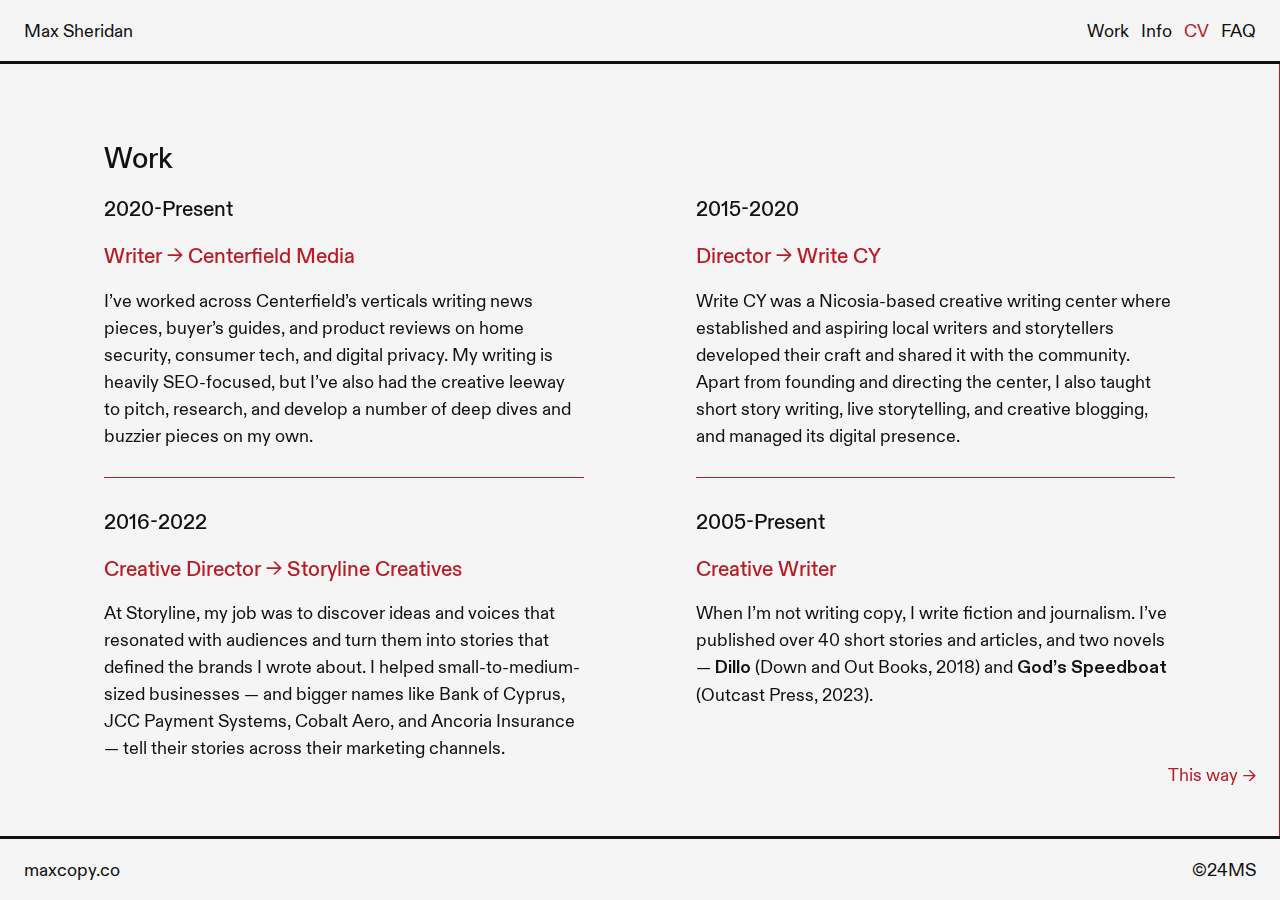
<file: cv.html>
<!DOCTYPE html>
<html lang="en">
    <head>
        <meta charset="utf-8">
        <meta http-equiv="X-UA-Compatible" content="IE=edge"/>
        <meta name="viewport" content="width=device-width, initial-scale=1, interactive-widget=resizes-content">
        <meta name="color-scheme" content="light only">
        <link rel="preload"as="font" href="/assets/type/ABC_Diatype.woff2" type="font/woff2" crossorigin=”anonymous”>
        <link rel="preload" as="font" href="/assets/type/ABC_Diatype_Medium.woff2" type="font/woff2" crossorigin=”anonymous”>
        <link rel="preload" as="font" href="/assets/type/ABC_Diatype_Bold.woff2" type="font/woff2" crossorigin=”anonymous”>
        <link rel="preload" as="image" href="/assets/graphics/arrow_hover.svg">
        <title>CV - Max Sheridan</title>
        <link rel="stylesheet" href="/css/cv.css">
        <link rel="icon" type="image/x-icon" sizes="32x32" href="/favicon.ico">
        <link rel="icon" type="image/svg+xml" sizes="any" href="/favicon.svg">
        <link rel="apple-touch-icon" href="/assets/icons/apple_touch_icon.png">
        <link rel="manifest" href="/manifest.json">
        <link rel="canonical" href="https://maxcopy.co/cv">
        <script src="/js/scroll.js" defer></script>
        <script src="/js/linkstyling.js" defer></script>
        <meta name="description" content="Experience, skills, and availability.">
        <meta name="thumbnail" content="https://maxcopy.co/assets/graphics/mc_share.webp">
        <meta property="og:site_name" content="maxcopy.co">
        <meta property="og:title" content="maxcopy.co">
        <meta property="og:type" content="website">
        <meta property="og:url" content="https://maxcopy.co">
        <meta property="og:image" content="https://maxcopy.co/assets/graphics/mc_share.webp">
        <meta property="og:image:type" content="image/webp">
        <meta property="og:image:width" content="720">
        <meta property="og:image:height" content="720">
    </head>
    <body>
        <header>
            <nav class="title">
                <a href="/">Max Sheridan</a>
            </nav>
            <nav class="links">
                <a href="/">Work</a>
                <a href="/info">Info</a>
                <a href="/cv" class="active">CV</a>
                <a href="/faq">FAQ</a>
            </nav>
        </header>
        <main>
            <div id="cv" class="page">
                <div class="page-inner">
                    <section id="work" class="section">
                        <div class="section-inner">
                            <div class="content">
                                <div class="row title">
                                    <div class="title">
                                        <h1>Work</h1>
                                    </div>
                                </div>    
                                <div class="row">
                                    <div class="description">
                                        <div>
                                            <h3>2020-Present</h3>
                                            <h2>Writer
                                            <svg width="17px" height="15px" viewBox="0 0 16 13" version="1.1" xmlns="http://www.w3.org/2000/svg" xmlns:xlink="http://www.w3.org/1999/xlink" xml:space="preserve" xmlns:serif="http://www.serif.com/" style="fill-rule:evenodd;clip-rule:evenodd;stroke-linejoin:round;stroke-miterlimit:2;">
                                                <g transform="matrix(1.89324,0,0,1.88928,0.701615,-1.06839)">
                                                    <path d="M3.58,7.023L4.715,7.023L7.948,3.8L4.715,0.565L3.58,0.565L6.384,3.369L0.431,3.369L0.431,4.23L6.384,4.23L3.58,7.023Z" style="fill:rgb(186,28,38);fill-rule:nonzero;"/>
                                                </g>
                                            </svg>
                                            Centerfield Media
                                            </h2>
                                            <p>I’ve worked across Centerfield’s verticals writing news pieces, buyer’s guides, and product reviews on home security, consumer tech, and digital privacy. My writing is heavily SEO-focused, but I’ve also had the creative leeway to pitch, research, and develop a number of deep dives and buzzier pieces on my own.</p>
                                        </div>
                                        <hr>
                                        <div>
                                            <h3>2016-2022</h3>
                                            <h2>Creative Director
                                            <svg width="17px" height="15px" viewBox="0 0 16 13" version="1.1" xmlns="http://www.w3.org/2000/svg" xmlns:xlink="http://www.w3.org/1999/xlink" xml:space="preserve" xmlns:serif="http://www.serif.com/" style="fill-rule:evenodd;clip-rule:evenodd;stroke-linejoin:round;stroke-miterlimit:2;">
                                                <g transform="matrix(1.89324,0,0,1.88928,0.701615,-1.06839)">
                                                    <path d="M3.58,7.023L4.715,7.023L7.948,3.8L4.715,0.565L3.58,0.565L6.384,3.369L0.431,3.369L0.431,4.23L6.384,4.23L3.58,7.023Z" style="fill:rgb(186,28,38);fill-rule:nonzero;"/>
                                                </g>
                                            </svg>
                                            Storyline Creatives
                                            </h2>
                                        </div>
                                        <div>
                                            <p>At Storyline, my job was to discover ideas and voices that resonated with audiences and turn them into stories that defined the brands I wrote about. I helped small-to-medium-sized businesses — and bigger names like Bank of Cyprus, JCC Payment Systems,  Cobalt Aero, and Ancoria Insurance — tell their stories across their marketing channels.</p>
                                        </div>
                                        <hr class="hr-mobile">
                                    </div>
                                    <div class="description">
                                        <div>
                                            <h3>2015-2020</h3>
                                            <h2>Director
                                            <svg width="17px" height="15px" viewBox="0 0 16 13" version="1.1" xmlns="http://www.w3.org/2000/svg" xmlns:xlink="http://www.w3.org/1999/xlink" xml:space="preserve" xmlns:serif="http://www.serif.com/" style="fill-rule:evenodd;clip-rule:evenodd;stroke-linejoin:round;stroke-miterlimit:2;">
                                                <g transform="matrix(1.89324,0,0,1.88928,0.701615,-1.06839)">
                                                    <path d="M3.58,7.023L4.715,7.023L7.948,3.8L4.715,0.565L3.58,0.565L6.384,3.369L0.431,3.369L0.431,4.23L6.384,4.23L3.58,7.023Z" style="fill:rgb(186,28,38);fill-rule:nonzero;"/>
                                                </g>
                                            </svg>
                                            Write CY
                                            </h2>
                                            <p>Write CY was a Nicosia-based creative writing center where established and aspiring local writers and story­tellers developed their craft and shared it with the community. Apart from founding and directing the center, I also taught short story writing, live storytelling, and creative blogging, and managed its digital presence.</p>
                                        </div>
                                        <hr>
                                        <div>
                                            <h3>2005-Present</h3>
                                            <h2>Creative Writer</h2>
                                            <p>When I’m not writing copy, I write fiction and journalism. I’ve published over 40 short stories and articles, and two novels — <b>Dillo</b> (Down and Out Books, 2018) and <b>God’s Speedboat</b> (Outcast Press, 2023).</p>
                                        </div>
                                    </div>
                                </div>
                            </div>
                            <div class="scroll-cue">
                                <p>This way
                                    <svg class="scroll-arrow" width="14px" height="12px" viewBox="0 0 16 13" version="1.1" xmlns="http://www.w3.org/2000/svg" xmlns:xlink="http://www.w3.org/1999/xlink" xml:space="preserve" xmlns:serif="http://www.serif.com/" style="fill-rule:evenodd;clip-rule:evenodd;stroke-linejoin:round;stroke-miterlimit:2;">
                                        <g transform="matrix(1.89324,0,0,1.88928,0.701615,-1.06839)">
                                            <path d="M3.58,7.023L4.715,7.023L7.948,3.8L4.715,0.565L3.58,0.565L6.384,3.369L0.431,3.369L0.431,4.23L6.384,4.23L3.58,7.023Z" style="fill:rgb(186,28,38);fill-rule:nonzero;"/>
                                        </g>
                                    </svg>
                                </p>
                            </div>
                        </div> 
                    </section>
                    <section id="skills" class="section">
                        <div class="section-inner">
                            <div class="content">
                                <div class="row title">
                                    <div class="title">
                                        <h1>Skills</h1>
                                    </div>
                                </div>    
                                <div class="row">
                                    <div class="description">
                                        <div id="one">
                                            <h2>Content and UX Writing</h2>
                                            <p>I’m really good at hooking readers with snappy, absorbing content at any length, in any style. I have a soft spot for writing articles and designing content for websites, but I’m just as at home with marketing emails, video scripts, product copy, Google ads, and more. (That “more” includes SEO titles and descriptions.)</p>
                                        </div>
                                        <div id="two">
                                            <h2>Creative Direction</h2>
                                            <p>I love coming up with memorable ideas that can spark marketing and content cam­paigns, and even brand identities. And I love working with passionate teams to make those ideas happen.</p>
                                        </div>
                                    </div>
                                    <div class="description">
                                        <div id="three">
                                            <h2>Storytelling</h2>
                                            <p>My background is in fiction and journalism, so telling company stories is second nature. I also teach creative writing and have written extensively about story&shy;telling for the web, which comes in very handy when I need to communicate my creative choices to the teams I work with.</p>
                                        </div>
                                        <div id="four">
                                            <h2>Visual Thinking</h2>
                                            <p>I’m fluent in Adobe Illustrator and Photoshop (and now Affinity Designer and Photo), which I use to create professional photo illustrations and collages for my work. I’m also a website designer, and occasionally have the chance to design the websites I write. All of which is to say that I never write a word without imagining how it will look on the page.</p>
                                        </div>
                                    </div>
                                </div>
                            </div>
                        </div> 
                    </section>
                    <section id="about-me" class="section">
                        <div class="section-inner">
                            <div class="content">
                                <div class="row title">
                                    <div class="title">
                                        <h1>About me</h1>
                                    </div>
                                </div>    
                                <div class="row">
                                    <div class="description">
                                        <div id="one">
                                            <h2>Languages</h2>
                                            <p>English ■■■■■■■■■■ Native</p>
                                            <p>Greek ■■■■■■■□□□ 70%</p>
                                        </div>
                                        <div id="two">
                                            <h2>Education</h2>
                                            <p>MA in Classics, University of Illinois at Urbana-Champaign, U.S.</p>
                                            <p>BA in Classics, University of Virginia at Charlottesville, U.S.</p>
                                        </div>
                                    </div>
                                    <div class="description">
                                        <div id="three">
                                            <h2>Availability</h2>
                                            <p>I’m based in Europe (GMT+2), but I write for people and businesses around the world. I’m available for one-off projects, contract work, or long-term collaborations.</p>
                                        </div>
                                        <div id="four">
                                            <h2>After Hours</h2>
                                            <p>I have an unhealthy obssession with typography that I blame on Gary Hustwit, whose awesome documentary <b>Helvetica</b> (2007) really got me thinking about type. I play the guitar, make a mean sweet potato and black bean chili, and love (love!) bad Nic Cage movies.</p>
                                        </div>
                                    </div>
                                </div>
                            </div>
                        </div> 
                    </section>
                    <section id="contact" class="section">
                        <div class="section-inner description">
                            <div class="description" style="text-align: center;">
                                <h1>Contact</h1>
                                <p style="text-decoration: none;">max@maxcopy.co</p>
                                <p style="text-decoration: none;">+357 96440814</p>
                            </div>
                        </div>
                    </section>
                </div>
            </div>
        </main>
        <footer>
            <div class="title">
                <p>maxcopy.co
                </p>
            </div>
            <div class="copyright">
                <p>©24MS
                </p>
            </div>
        </footer>
    </body>
</html>
</file>
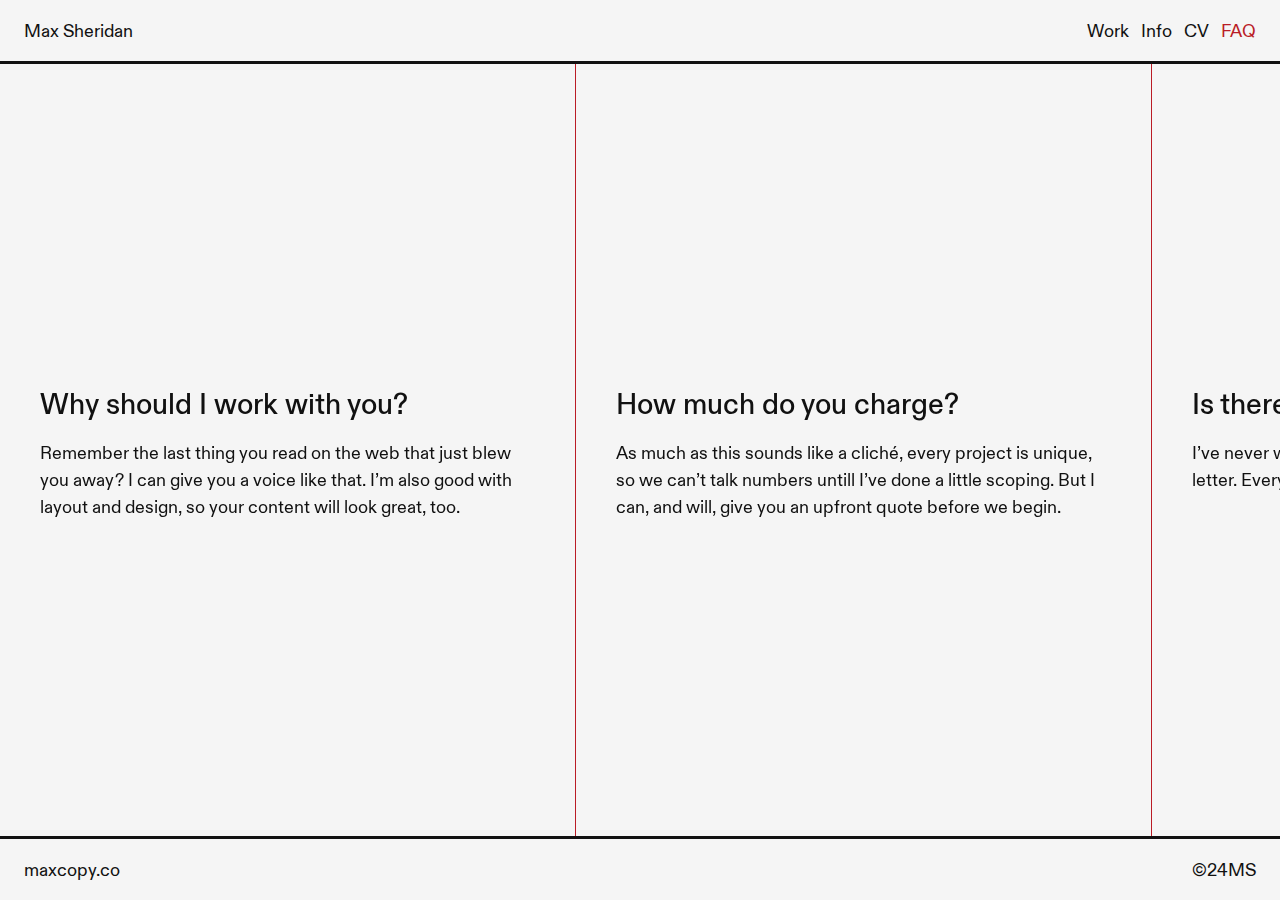
<file: faq.html>
<!DOCTYPE html>
<html lang="en">
    <head> 
        <meta charset="utf-8">
        <meta http-equiv="X-UA-Compatible" content="IE=edge"/>
        <meta name="viewport" content="width=device-width, initial-scale=1, interactive-widget=resizes-content">
        <meta name="color-scheme" content="light only">
        <link rel="preload" as="font"  href="/assets/type/ABC_Diatype.woff2" type="font/woff2" crossorigin=”anonymous”>
        <link rel="preload" as="font" href="/assets/type/ABC_Diatype_Medium.woff2" type="font/woff2" crossorigin=”anonymous”>
        <link rel="preload" as="image" href="/assets/graphics/arrow_hover.svg">
        <title>FAQ - Max Sheridan</title>
        <link rel="stylesheet" href="/css/faq.css">
        <link rel="icon" type="image/x-icon" sizes="32x32" href="/favicon.ico">
        <link rel="icon" type="image/svg+xml" sizes="any" href="/favicon.svg">
        <link rel="apple-touch-icon" href="/assets/icons/apple_touch_icon.png">
        <link rel="manifest" href="/manifest.json">
        <link rel="canonical" href="https://maxcopy.co/faq">
        <script src="/js/scroll.js" defer></script>
        <script src="/js/linkstyling.js" defer></script>
        <meta name="description" content="Why should I work with you and how much do you charge?">
        <meta name="thumbnail" content="https://maxcopy.co/assets/graphics/mc_share.webp">
        <meta property="og:site_name" content="maxcopy.co">
        <meta property="og:title" content="maxcopy.co">
        <meta property="og:type" content="website">
        <meta property="og:url" content="https://maxcopy.co">
        <meta property="og:image" content="https://maxcopy.co/assets/graphics/mc_share.webp">
        <meta property="og:image:type" content="image/webp">
        <meta property="og:image:width" content="720">
        <meta property="og:image:height" content="720">
    </head>
    <body>
        <header>
            <nav class="title">
                <a href="/">Max Sheridan</a>
            </nav>
            <nav class="links">
                <a href="/">Work</a>
                <a href="/info">Info</a>
                <a href="/cv">CV</a>
                <a href="/faq" class="active">FAQ</a>
            </nav>
        </header>
        <main>
            <div id="faq" class="page">
                <div class="page-inner">
                    <section class="section">
                        <div class="section-inner">
                            <div class="text">
                                <h1>Why should I work with you?</h1>
                                <p>Remember the last thing you read on the web that just blew you away? I can give you a voice like that. I’m also good with layout and design, so your content will look great, too.</p>
                            </div>
                        </div> 
                    </section>
                    <section class="section">
                        <div class="section-inner">
                            <div class="text">
                                <h1>How much do you charge?</h1>
                                <p>As much as this sounds like a cliché, every project is unique, so we can’t talk numbers untill I’ve done a little scoping. But I can, and will, give you an upfront quote before we begin.</p>
                            </div>
                        </div> 
                    </section>
                    <section class="section">
                        <div class="section-inner">
                            <div class="text">
                                <h1>Is there anything you don’t write?</h1>
                                <p>I’ve never written a ransom note, a horo&shy;scope, or a Dear John letter. Every­thing else is fair game. 😬</p>
                            </div>
                        </div> 
                    </section>
                    <section class="section">
                        <div class="section-inner">
                            <div class="text">
                                <h1>What’s your revision policy?</h1>
                                <p>You get two rounds of revisions on any content I deliver. That’s usually all it takes to get it right. If your project is different, we can work some&shy;thing out.</p>
                            </div>
                        </div> 
                    </section>
                    <section class="section">
                        <div class="section-inner">
                            <div class="text">
                                <h1>Are you good with SEO?</h1>
                                <p>Yes! I’m really good with on-page search engine optimization, meta descrip&shy;tions and titles included. So you can stop flush­ing your money away on Google ads. 🎉</p>
                            </div>
                        </div> 
                    </section>
                    <section class="section">
                        <div class="section-inner">
                            <div class="text">
                                <h1>Will you work with my designer?</h1>
                                <p>Absolutely. Great writing can’t shine without great design, so working with your team is a lot better for both of us than just dumping a bunch of copy in their laps.</p>
                            </div>
                        </div> 
                    </section>
                    <section class="section" id="contact">
                        <div class="section-inner description">
                            <div class="description" style="text-align: center;">
                                <h1>Contact</h1>
                                <p style="text-decoration: none;">max@maxcopy.co</p>
                                <p style="text-decoration: none;">+357 96440814</p>
                            </div>
                        </div>
                    </section>
                </div>
            </div>
        </main>
        <footer>
            <div class="title">
                <p>maxcopy.co
                </p>
            </div>
            <div class="copyright">
                <p>©24MS
                </p>
            </div>
        </footer>
    </body>
</html>
</file>
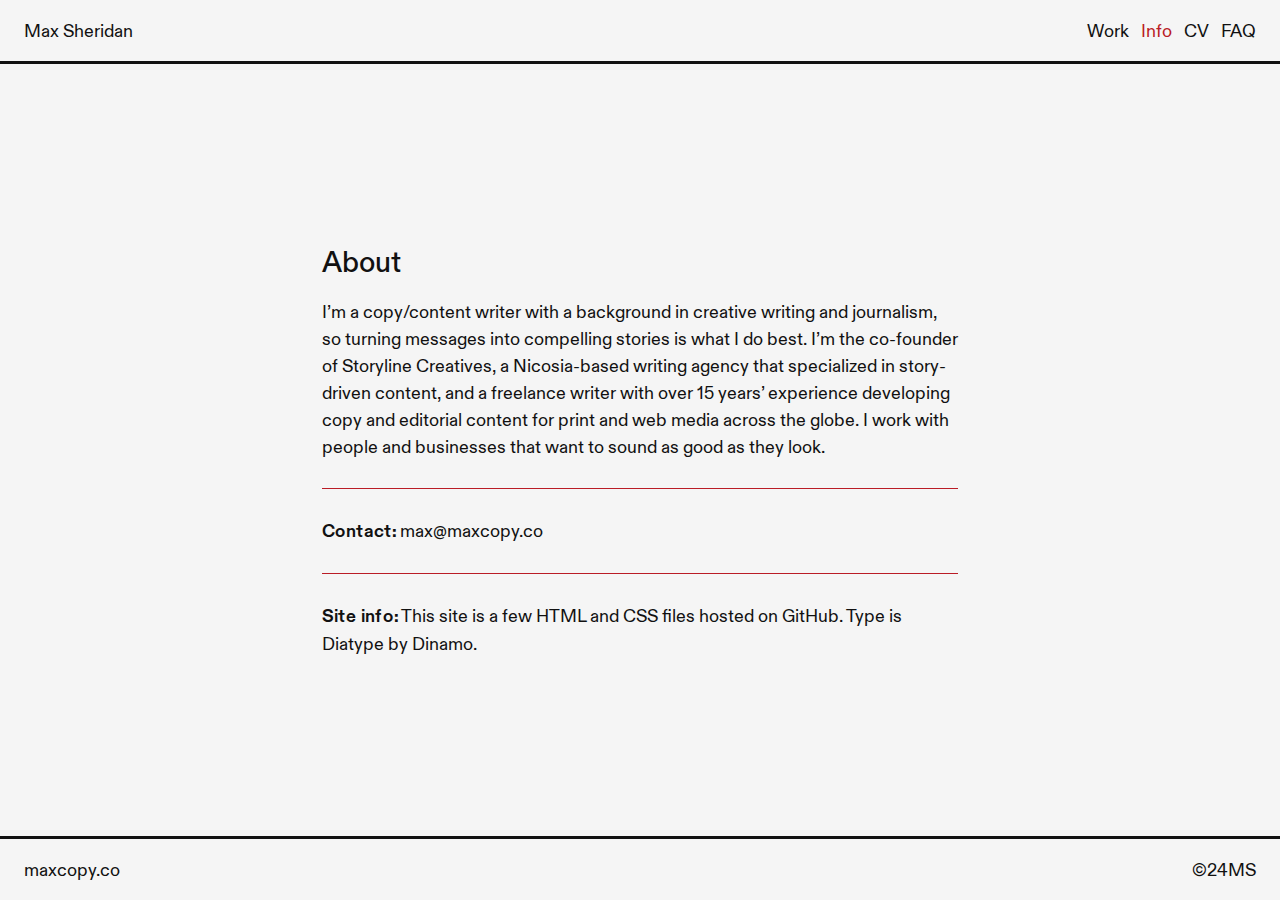
<file: info.html>
<!DOCTYPE html>
<html lang="en">
    <head>
        <meta charset="utf-8">
        <meta http-equiv="X-UA-Compatible" content="IE=edge"/>
        <meta name="viewport" content="width=device-width, initial-scale=1, interactive-widget=resizes-content">
        <meta name="color-scheme" content="light only">
        <link rel="preload" as="font" href="/assets/type/ABC_Diatype.woff2" type="font/woff2" crossorigin=”anonymous”>
        <link rel="preload" as="font" href="/assets/type/ABC_Diatype_Medium.woff2"  type="font/woff2" crossorigin=”anonymous”>
        <link rel="preload" as="font" href="/assets/type/ABC_Diatype_Bold.woff2" type="font/woff2" crossorigin=”anonymous”>
        <link rel="preload" as="image" href="/assets/graphics/arrow_hover.svg">
        <title>Info - Max Sheridan</title>
        <link rel="stylesheet" href="/css/info.css">
        <link rel="icon" type="image/x-icon" sizes="32x32" href="/favicon.ico">
        <link rel="icon" type="image/svg+xml" sizes="any" href="/favicon.svg">
        <link rel="apple-touch-icon" href="/assets/icons/apple_touch_icon.png">
        <link rel="manifest" href="/manifest.json">
        <link rel="canonical" href="https://maxcopy.co/info">
        <script src="/js/linkstyling.js" defer></script>
        <meta name="description" content="I’m a copywriter with a background in creative writing and journalism and over 15 years’ experience developing copy and editorial content for print and web.">
        <meta name="thumbnail" content="https://maxcopy.co/assets/graphics/mc_share.webp">
        <meta property="og:site_name" content="maxcopy.co">
        <meta property="og:title" content="maxcopy.co">
        <meta property="og:type" content="website">
        <meta property="og:url" content="https://maxcopy.co">
        <meta property="og:image" content="https://maxcopy.co/assets/graphics/mc_share.webp">
        <meta property="og:image:type" content="image/webp">
        <meta property="og:image:width" content="720">
        <meta property="og:image:height" content="720">
    </head>
    <body>
        <header>
            <nav class="title">
                <a href="/">Max Sheridan</a>
            </nav>
            <nav class="links">
                <a href="/">Work</a>
                <a href="/info" class="active">Info</a>
                <a href="/cv">CV</a>
                <a href="/faq">FAQ</a>
            </nav>
        </header>
        <main>
            <div id="info" class="page">
                <div class="text">
                    <h1>About</h1>
                    <p>I’m a copy/content writer with a background in creative writing and journalism, so turning messages into compelling stories is what I do best. I’m the co-founder of Storyline Creatives, a Nicosia-based writing agency that specialized in story-driven content, and a freelance writer with over 15 years’ experience developing copy and editorial content for print and web media across the globe. I work with people and businesses that want to sound as good as they look.   
                    </p>
                    <hr>
                    <p style="text-decoration: none;"><b>Contact:</b> max@maxcopy.co</p>
                    <hr>
                    <p><b>Site info:</b> This site is a few HTML and CSS files hosted on GitHub. Type is Diatype by Dinamo.</p>
                </div>
            </div>
        </main>
        <footer>
            <div class="title">
                <p>maxcopy.co
                </p>
            </div>
            <div class="copyright">
                <p>©24MS
                </p>
            </div>
        </footer> 
    </body>
</html>
</file>
<file: css/cv.css>
@font-face {
    font-family: 'ABC Diatype';
    src: url('/assets/type/ABC_Diatype.woff2') format('woff2');
    font-weight: 400;
    font-style: normal;
    font-display: swap;
}

@font-face {
    font-family: 'ABC Diatype Medium';
    src: url('/assets/type/ABC_Diatype_Medium.woff2') format('woff2');
    font-weight: 500;
    font-style: normal;
    font-display: swap;
}

@font-face {
    font-family: 'ABC Diatype Bold';
    src: url('/assets/type/ABC_Diatype_Bold.woff2') format('woff2');
    font-weight: 600;
    font-style: normal;
    font-display: swap;
}

* {
    margin: 0;
    padding: 0;
    box-sizing: border-box;
    overscroll-behavior: none;
    scrollbar-width: none;
}

html {
    font-size: 16px;
    cursor: url('/assets/graphics/plus_point.svg'), auto;
}    

html a:hover {
    cursor: url('/assets/graphics/arrow_hover.svg'), auto;
}

body {
    background-color: whitesmoke;
    -webkit-text-size-adjust: none;
    -moz-text-size-adjust: none;
    -ms-text-size-adjust: none;
    text-size-adjust: none;
}

header {
    display: flex; 
    flex-direction: row;
    position: fixed; 
    left: 0; 
    top: 0; 
    z-index: 10000;  
    width: 100%; 
    height: 4rem;
    padding-left: clamp(1rem,3vw,1.5rem);
    padding-right: clamp(1rem,3vw,1.5rem);
    border-bottom: 3px solid #111;
    background-color: whitesmoke;
}

nav.title {
    display: flex;
    flex: .4;  
    justify-content: flex-start; 
    align-items: center; 
    position: relative;
}

nav.links {
    display: flex;
    flex: .6;  
    justify-content: flex-end; 
    align-items: center;
    position: relative;
}

nav.links a:nth-child(n+2) {
    padding-left: .75rem;
}

nav a {
    font-family: 'ABC Diatype', Helvetica, Arial, sans-serif;
    font-size: clamp(1.063rem,3vw,1.125rem);
    font-weight: 400;
    line-height: 1.5; 
    color: #111;
}

nav:not(.title) a.active,
nav a:hover  {
    color: #BA1C26;
}

main {
    position: fixed;
    top: 0;
    left: 0;
    width: 100%;
    height: 100vh;
    height: 100dvh;
}

.page {
    position: absolute;
    top: 0;
    left: 0;
    min-width: 100%;
    height: 100%;
}

.page-inner {
    display: flex;
    justify-content: start;
    position: absolute;
    top: 0;
    left: 0;
    width: 100vw;
    height: 100%;
}

.section {
    display: flex;
    flex: none;
    justify-content: center;
    align-items: center;
    position: relative;
    width: 100%;
    min-height: 100vh; /*allows full height*/
    min-height: 100dvh;
    margin: auto 0; /*keeps content within viewport*/
    border-right: 1px solid #BA1C26;
}

.section:last-of-type {
    border: none;
}

.section-inner {
    display: flex;
    justify-content: center;
    align-items: center;
    padding: 0 3.5rem; 
}

.row {
    display: flex;
    padding: 0 3rem;
}

.description {
    flex: .5;
    max-width: 40.5rem;
}

@media only screen and (min-width: 1025px) {
    .row .description:first-child {
        padding: 0 3.5rem 0 0;
    }

    .row .description:last-child {
        padding: 0 0 0 3.5rem;
    }

    .hr-mobile {
        display: none;
    }
}

p {
    font-family: 'ABC Diatype', Helvetica, Arial, sans-serif;
    font-size: clamp(1.063rem,3vw,1.125rem);
    font-weight: 400;
    line-height: 1.5; 
    color: #111;
}

h3 {
    font-family: 'ABC Diatype Medium', Helvetica, Arial, sans-serif;
    font-size: clamp(1.22rem,4vw,1.33rem);
    font-weight: 500;
    line-height: 1.5;
    color: #111;
    margin: 0 0 1rem;
}

h2 {
    font-family: 'ABC Diatype Medium', Helvetica, Arial, sans-serif;
    font-size: clamp(1.22rem,4vw,1.33rem);
    font-weight: 500;
    line-height: 1.4;
    color: #BA1C26;
    margin: 1rem 0;
}

#skills,
#about-me {
    #two,
    #four {
        margin-top: 2rem;
    }
}

h1 {
    font-family: 'ABC Diatype Medium', Helvetica, Arial, sans-serif;
    font-size: clamp(1.73rem,4vw,1.84rem);
    font-weight: 500;
    line-height: 1.3;
    color: #111;
    margin: 0 0 1rem;
}

#contact h1 {
    color: #BA1C26;
}

b,
strong {
    font-family: 'ABC Diatype Bold', Helvetica, Arial, sans-serif;
    font-weight: 600;
}

a {
    text-decoration: none !important;
    color: #111;
}

hr {
    height: 1px;
    margin: 1.75rem 0;
    border: 0; 
    background: #BA1C26;
}

footer {
    display: flex; 
    flex-direction: row;
    position: fixed; 
    left: 0; 
    bottom: 0; 
    width: 100%; 
    height: 4rem;  
    padding-left: clamp(1rem,3vw,1.5rem);
    padding-right: clamp(1rem,3vw,1.5rem);
    border-top: 3px solid #111;
    background-color: whitesmoke;
}

footer .title {
    display: flex; 
    justify-content: flex-start; 
    align-items: center; 
    position: relative; 
    width: 50%; 
}

footer .copyright {
    display: flex; 
    justify-content: flex-end; 
    align-items: center; 
    position: relative; 
    width: 50%; 
}

/*Classes*/

.scroll-cue {
    display: flex;
    justify-content: flex-end;
    position: absolute;
    bottom: 12.5%;
    width: 100vw;
    padding-right: 1.5rem;
}

.scroll-cue p {
    color: #BA1C26;
}

.scroll-arrow {
    margin-bottom: -.1rem;
}

@media only screen and (max-width: 1024px) {
    .scroll-cue {
        display: none;
    }   
}

/*Mobile*/

@media screen and (max-width: 1024px) { 
    .page-inner {
        display: block;
    }

    .section {
        min-height: unset;
        padding: 4rem 1rem;
        border-bottom: 3px solid #111;
        border-right: none;
    }

    .section:first-child {
        padding-top: 8rem;
    }

    .section:last-child {
        padding-bottom: 8rem;
    }

    .section-inner {
        padding: 0;
    }

    .row {
        flex-direction: column;
        padding: 0;
    }

    .description {
        max-width: 37rem;
    }
    
    .hr-desktop {
        display: none;
    }

    #skills,
    #about-me {
        #three,
        #four {
            margin-top: 1.5rem;
        }
    } 
}

/*Screen size warning*/

@media screen and (min-width: 1025px) and (max-height: 768px)  {
    .page-inner {
        display: none;
    }
}

@media screen and (min-width: 1025px) and (max-height: 768px)  {
    .page::after {
        display: flex;
        justify-content: center;
        align-items: center;
        position: fixed;
        top: 0;
        bottom: 0;
        width: 100vw;
        height: 100vh;
        height: 100dvh;
        font-family: 'ABC Diatype', Helvetica, Arial, sans-serif;
        font-size: 1.5rem;
        font-weight: 400;
        font-style: normal;
        content: "Earth to Houston. This screen needs to be a little bigger.";
    }
}
</file>
<file: css/faq.css>
@font-face {
    font-family: 'ABC Diatype';
    src: url('/assets/type/ABC_Diatype.woff2') format('woff2');
    font-weight: 400;
    font-style: normal;
    font-display: swap;
}

@font-face {
    font-family: 'ABC Diatype Medium';
    src: url('/assets/type/ABC_Diatype_Medium.woff2') format('woff2');
    font-weight: 500;
    font-style: normal;
    font-display: swap;
}

* {
    margin: 0;
    padding: 0;
    box-sizing: border-box;
    overscroll-behavior: none;
    scrollbar-width: none;
}

html {
    font-size: 16px;
    cursor: url('/assets/graphics/plus_point.svg'), auto;
}    

html a:hover {
    cursor: url('/assets/graphics/arrow_hover.svg'), auto;
}

body {
    background-color: whitesmoke;
    -ms-text-size-adjust: none;
    -moz-text-size-adjust: none;
    -webkit-text-size-adjust: none;
    text-size-adjust: none;
}

header {
    display: flex; 
    flex-direction: row;
    position: fixed; 
    left: 0; 
    top: 0; 
    z-index: 10000;  
    width: 100%; 
    height: 4rem;
    padding-left: clamp(1rem,3vw,1.5rem);
    padding-right: clamp(1rem,3vw,1.5rem);
    border-bottom: 3px solid #111;
    background-color: whitesmoke;
}

nav.title {
    display: flex;
    flex: .4;  
    justify-content: flex-start; 
    align-items: center; 
    position: relative;
}

nav.links {
    display: flex;
    flex: .6;  
    justify-content: flex-end; 
    align-items: center;
    position: relative;
}

nav.links a:nth-child(n+2) {
    padding-left: .75rem;
}

nav a {
    font-family: 'ABC Diatype', Helvetica, Arial, sans-serif;
    font-size: clamp(1.063rem,3vw,1.125rem);
    font-weight: 400;
    line-height: 1.5; 
    color: #111;
}

nav:not(.title) a.active,
nav a:hover  {
    color: #BA1C26;
}

main {
    position: fixed;
    top: 0;
    left: 0;
    width: 100%;
    height: 100vh;
    height: 100dvh;
}

.page {
    position: absolute;
    top: 0;
    left: 0;
    min-width: 100%;
    height: 100%;
}

.page-inner {
    position: absolute;
    top: 0;
    left: 0;
    width: 100vw;
    height: 100%;
    display: flex;
    justify-content: start;
}

.section {
    display: flex;
    flex: none;
    justify-content: center;
    align-items: center;
    position: relative;
    width: 45%;
    min-height: 100vh; /*allows full height*/
    min-height: 100dvh;
    margin: auto 0; /*keeps content within viewport*/
    padding: 8rem 2.5rem; 
    border-right: 1px solid #BA1C26;
}

.section:last-of-type {
    border: none;
}

.section-inner {
    display: flex;
    justify-content: center;
    align-items: center;
}

.text {
    max-width: 35rem;
    height: 130px;
    margin: 0 auto;
} 

p {
    font-family: 'ABC Diatype', Helvetica, Arial, sans-serif;
    font-size: clamp(1.063rem,3vw,1.125rem);
    font-weight: 400;
    line-height: 1.5; 
    color: #111;
    margin: 0;
}

h3 {
    font-family: 'ABC Diatype Medium', Helvetica, Arial, sans-serif;
    font-size: clamp(1.22rem,4vw,1.33rem);
    font-weight: 500;
    line-height: 1.5;
    color: #111;
    margin: 0;
}

h2 {
    font-family: 'ABC Diatype Medium', Helvetica, Arial, sans-serif;
    font-size: clamp(1.22rem,4vw,1.33rem);
    font-weight: 500;
    line-height: 1.4;
    color: #BA1C26;
    margin: 1.5rem 0 1.5rem 0;
}

h1 {
    font-family: 'ABC Diatype Medium', Helvetica, Arial, sans-serif;
    font-size: clamp(1.73rem,4vw,1.84rem);
    font-weight: 500;
    line-height: 1.3;
    color: #111;
    margin: 0 0 1rem 0;
}

#contact h1 {
    color: #BA1C26;
}

b,
strong {
    font-family: 'ABC Diatype Medium', Helvetica, Arial, sans-serif;
    font-weight: 500;
}

a {
    text-decoration: none !important;
    color: #111;
}

hr {
    height: 1px;
    margin: 1.75rem 0; 
    border: 0;
    background: #BA1C26;
}

footer {
    display: flex; 
    flex-direction: row;
    position: fixed; 
    left: 0; 
    bottom: 0; 
    width: 100%; 
    height: 4rem;  
    padding-left: clamp(1rem,3vw,1.5rem);
    padding-right: clamp(1rem,3vw,1.5rem);
    border-top: 3px solid #111;
    background-color: whitesmoke;
}

footer .title {
    display: flex; 
    justify-content: flex-start; 
    align-items: center; 
    position: relative; 
    width: 50%; 
}

footer .copyright {
    display: flex; 
    justify-content: flex-end; 
    align-items: center; 
    position: relative; 
    width: 50%; 
}

/*Mobile*/

@media screen and (max-width: 1024px) {
    .page-inner {
        display: block;
    }

    .section {
        width: 100%;
        min-height: unset;
        padding: 4rem 1rem;
        border-right: none;
        border-bottom: 1px solid #BA1C26;
    }

    .section:first-child {
        padding-top: 8rem;
    }

    .section:last-child {
        padding-bottom: 8rem;
    }

    .section-inner {
        padding: 0;
    }

    .text {
        height: unset;
    }
}
</file>
<file: css/info.css>
@font-face {
    font-family: 'ABC Diatype';
    src: url('/assets/type/ABC_Diatype.woff2') format('woff2');
    font-weight: 400;
    font-style: normal;
    font-display: swap;
}

@font-face {
    font-family: 'ABC Diatype Medium';
    src: url('/assets/type/ABC_Diatype_Medium.woff2') format('woff2');
    font-weight: 500;
    font-style: normal;
    font-display: swap;
}

@font-face {
    font-family: 'ABC Diatype Bold';
    src: url('/assets/type/ABC_Diatype_Bold.woff2') format('woff2');
    font-weight: 600;
    font-style: normal;
    font-display: swap;
}

* {
    margin: 0;
    padding: 0;
    box-sizing: border-box;
    overscroll-behavior: none;
    scrollbar-width: none;
}

html {
    font-size: 16px;
    cursor: url('/assets/graphics/plus_point.svg'), auto;
}    

html a:hover {
    cursor: url('/assets/graphics/arrow_hover.svg'), auto;
}

body {
    background-color: whitesmoke;
    -ms-text-size-adjust: none;
    -moz-text-size-adjust: none;
    -webkit-text-size-adjust: none;
    text-size-adjust: none;
}

header {
    display: flex; 
    flex-direction: row;
    position: fixed; 
    left: 0; 
    top: 0; 
    z-index: 10000;  
    width: 100%; 
    height: 4rem;
    padding-left: clamp(1rem,3vw,1.5rem);
    padding-right: clamp(1rem,3vw,1.5rem);
    border-bottom: 3px solid #111;
    background-color: whitesmoke;
}

nav.title {
    display: flex;
    flex: .4;  
    justify-content: flex-start; 
    align-items: center; 
    position: relative;
}

nav.links {
    display: flex;
    flex: .6;  
    justify-content: flex-end; 
    align-items: center;
    position: relative;
}

nav.links a:nth-child(n+2) {
    padding-left: .75rem;
}

nav a {
    font-family: 'ABC Diatype', Helvetica, Arial, sans-serif;
    font-size: clamp(1.063rem,3vw,1.125rem);
    font-weight: 400;
    line-height: 1.5; 
    color: #111;
}

nav:not(.title) a.active,
nav a:hover  {
    color: #BA1C26;
}

.page {
    display: flex;
    justify-content: center;
    align-items: center;
    min-height: 100vh;
    min-height: 100dvh;
    padding: 8rem 3.5rem; 
}

.text {
    max-width: 39.75rem;
}

p {
    font-family: 'ABC Diatype', Helvetica, Arial, sans-serif;
    font-size: clamp(1.063rem,3vw,1.125rem);
    font-weight: 400;
    line-height: 1.5; 
    color: #111;
    margin: 0;
}

h1 {
    font-family: 'ABC Diatype Medium', Helvetica, Arial, sans-serif;
    font-size: clamp(1.73rem,4vw,1.84rem);
    font-weight: 500;
    line-height: 1.3;
    color: #111;
    margin: 0 0 1rem 0;
}

b,
strong {
    font-family: 'ABC Diatype Bold', Helvetica, Arial, sans-serif;
    font-weight: 600;
}

a {
    text-decoration: none !important;
    color: #111;
}

hr {
    height: 1px;
    margin: 1.75rem 0; 
    border: 0;
    background: #BA1C26;
}

footer {
    display: flex; 
    flex-direction: row;
    position: fixed; 
    left: 0; 
    bottom: 0; 
    width: 100%; 
    height: 4rem;  
    padding-left: clamp(1rem,3vw,1.5rem);
    padding-right: clamp(1rem,3vw,1.5rem);
    border-top: 3px solid #111;
    background-color: whitesmoke;
}

footer .title {
    display: flex; 
    justify-content: flex-start; 
    align-items: center; 
    position: relative; 
    width: 50%; 
}

footer .copyright {
    display: flex; 
    justify-content: flex-end; 
    align-items: center; 
    position: relative; 
    width: 50%; 
}

/*Mobile*/

@media screen and (max-width: 768px) {    
    .page {
        display: block;
        padding: 8rem 1rem;
    }
}
</file>
